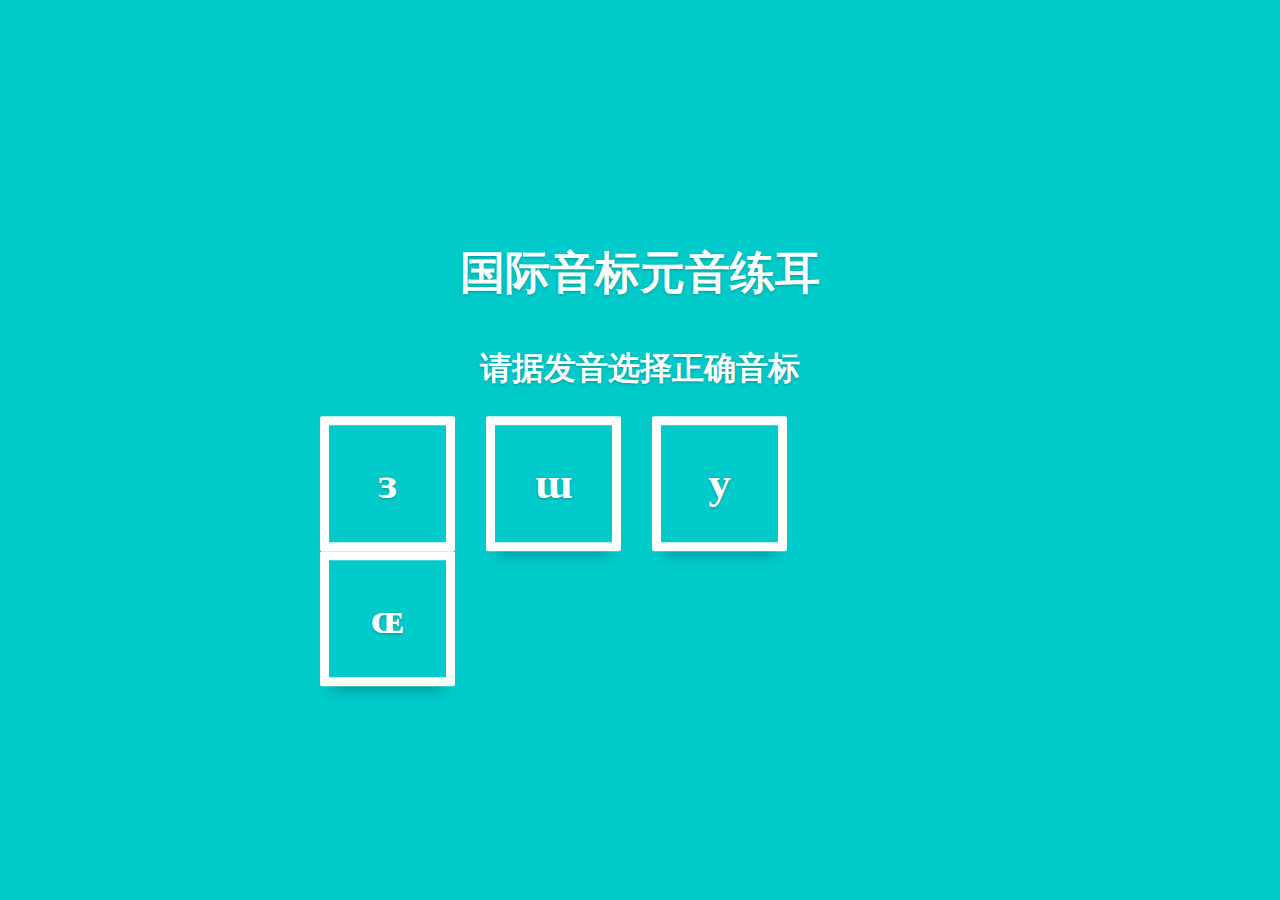
<file: index.bak.html>
<!doctype html>
<html lang="zh" >
<head>
  <meta charset="utf-8">
  <title>IPA元音练耳</title>
  <link rel="stylesheet" href="css/style.css">
</head>
<body>
  <div class="center">
    <h1>国际音标元音练耳</h1> 
    <h2>请据发音选择正确音标</h2>
    <div>
      <div class="box" id="box0" role="button" data-value="0"></div>
      <div class="box" id="box1" role="button" data-value="1"></div>
      <div class="box" id="box2" role="button" data-value="2"></div>
      <div class="box" id="box3" role="button" data-value="3"></div>
    </div>
  </div>

  <div id="dialog">
    <div class="center">
      <h2 id="correct">你选择的元音正确</h2>
      <h2 id="incorrect">你选择的元音有误，请重新选择</h2>
      <button style="font-size:3vmin;font-family:serif">继续</button>
    </div>
  </div>

  <script src="js/index.js"></script>
</body>
</html>
</file>
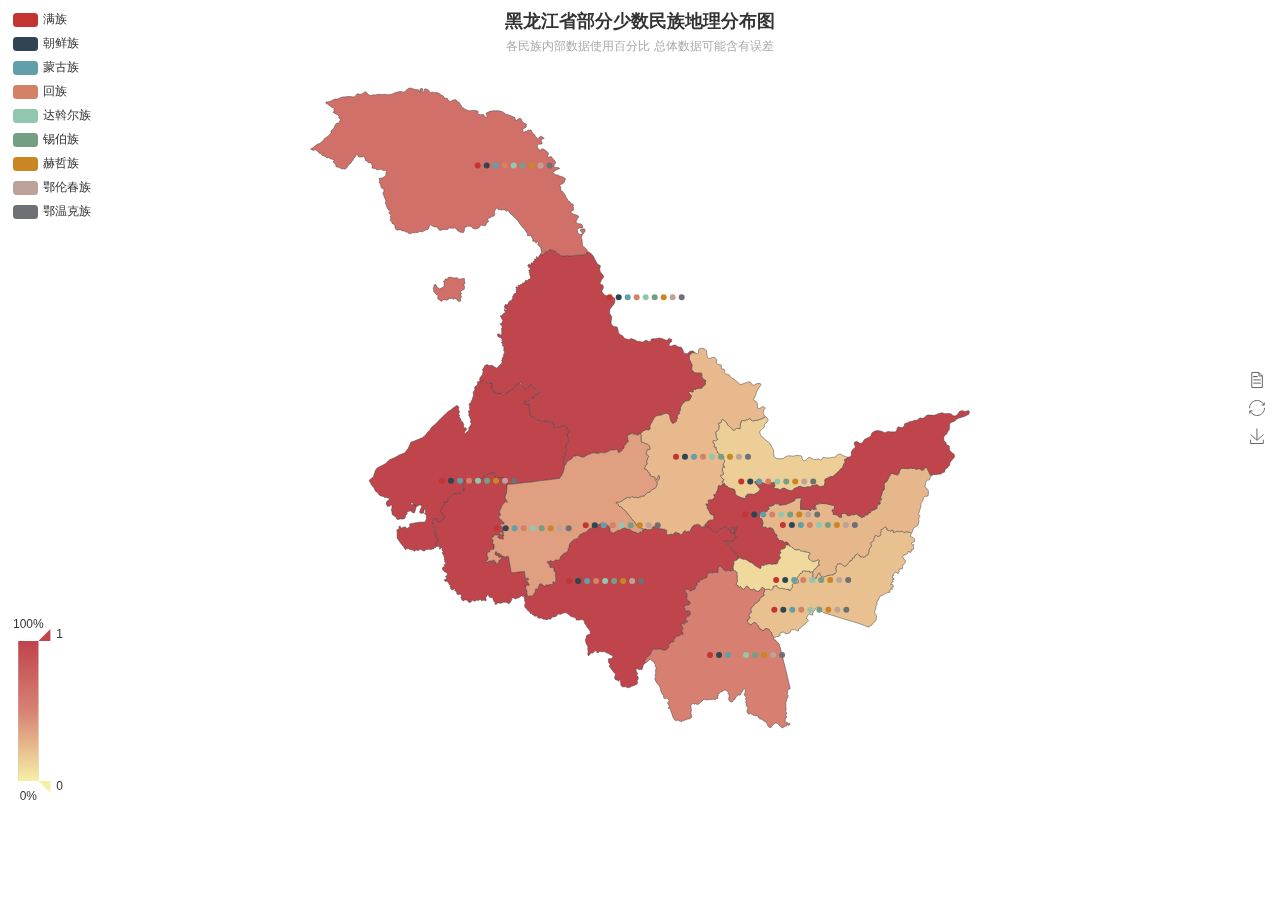
<file: thenortheast/heilongjiang.html>
<!DOCTYPE html>
<html>

<head>
    <meta charset="utf-8">
    <title></title>
    <script src="/js/echarts.min.js"></script>
    <script src="/js/heilongjiang.js"></script>
</head>

<body>
    <div id='main' style="width:100%;height:800px;"></div>
    <script type="text/javascript">
        var chart = echarts.init(document.getElementById('main'));
        var option = {
            title: {
                text: '黑龙江省部分少数民族地理分布图',
                subtext: '各民族内部数据使用百分比 总体数据可能含有误差',
                left: 'center'
            },
            tooltip: {
                trigger: 'item'
            },
            legend: {
                orient: 'vertical',
                left: 'left',
                data: ['满族', '朝鲜族', '蒙古族', '回族', '达斡尔族', '锡伯族', '赫哲族', '鄂伦春族', '鄂温克族']
            },
            visualMap: {
                min: 0,
                max: 1,
                left: 'left',
                top: 'bottom',
                text: ['100%', '0%'],
                calculable: true
            },
            toolbox: {
                show: true,
                orient: 'vertical',
                left: 'right',
                top: 'center',
                feature: {
                    mark: { show: true },
                    dataView: { show: true, readOnly: false },
                    restore: { show: true },
                    saveAsImage: { show: true }
                }
            },
            series: [
                {
                    name: '满族',
                    type: 'map',
                    mapType: '黑龙江',
                    roam: false,
                    label: {
                        normal: {
                            show: false
                        },
                        emphasis: {
                            show: true
                        }
                    },
                    data: [
                        { name: '大庆市', value: 0.0632844075728568 },
                        { name: '大兴安岭地区', value: 0.0093597106998511 },
                        { name: '哈尔滨市', value: 0.360774303339715 },
                        { name: '鹤岗市', value: 0.0207402680280791 },
                        { name: '黑河市', value: 0.0339289512869602 },
                        { name: '鸡西市', value: 0.0325462667517549 },
                        { name: '佳木斯市', value: 0.061050840246756 },
                        { name: '牡丹江市', value: 0.0951925122314401 },
                        { name: '七台河市', value: 0.0270155286109338 },
                        { name: '齐齐哈尔市', value: 0.105190385024463 },
                        { name: '双鸭山市', value: 0.0461603914060838 },
                        { name: '绥化市', value: 0.112635609444799 },
                        { name: '伊春市', value: 0.0321208253563072 },

                    ]
                },
                {
                    name: '朝鲜族',
                    type: 'map',
                    mapType: '黑龙江',
                    roam: false,
                    label: {
                        normal: {
                            show: false
                        },
                        emphasis: {
                            show: true
                        }
                    },
                    data: [
                        { name: '大庆市', value: 0.0436125048243921 },
                        { name: '大兴安岭地区', value: 0.00501736781165573 },
                        { name: '哈尔滨市', value: 0.351215746815901 },
                        { name: '鹤岗市', value: 0.0177537630258587 },
                        { name: '黑河市', value: 0.00810497877267464 },
                        { name: '鸡西市', value: 0.0914704747201853 },
                        { name: '佳木斯市', value: 0.0702431493631802 },
                        { name: '牡丹江市', value: 0.272481667309919 },
                        { name: '七台河市', value: 0.0196835198764956 },
                        { name: '齐齐哈尔市', value: 0.0482439212659205 },
                        { name: '双鸭山市', value: 0.025472790428406 },
                        { name: '绥化市', value: 0.0239289849478966 },
                        { name: '伊春市', value: 0.0227711308375145 },

                    ]
                },
                {
                    name: '蒙古族',
                    type: 'map',
                    mapType: '黑龙江',
                    roam: false,
                    label: {
                        normal: {
                            show: false
                        },
                        emphasis: {
                            show: true
                        }
                    },
                    data: [
                        { name: '大庆市', value: 0.493122134222593 },
                        { name: '大兴安岭地区', value: 0.0466861192163401 },
                        { name: '哈尔滨市', value: 0.082534389328887 },
                        { name: '鹤岗市', value: 0.00458524385160484 },
                        { name: '黑河市', value: 0.0370987911629846 },
                        { name: '鸡西市', value: 0.0262609420591913 },
                        { name: '佳木斯市', value: 0.0258441017090454 },
                        { name: '牡丹江市', value: 0.0291788245102126 },
                        { name: '七台河市', value: 0.0150062526052522 },
                        { name: '齐齐哈尔市', value: 0.158816173405586 },
                        { name: '双鸭山市', value: 0.0233430596081701 },
                        { name: '绥化市', value: 0.0416840350145894 },
                        { name: '伊春市', value: 0.015839933305544 },

                    ]
                },
                {
                    name: '回族',
                    type: 'map',
                    mapType: '黑龙江',
                    roam: false,
                    label: {
                        normal: {
                            show: false
                        },
                        emphasis: {
                            show: true
                        }
                    },
                    data: [
                        { name: '大庆市', value: 0.0734463276836158 },
                        { name: '大兴安岭地区', value: 0.0188323917137476 },
                        { name: '哈尔滨市', value: 0.270558694287508 },
                        { name: '鹤岗市', value: 0.0753295668549906 },
                        { name: '黑河市', value: 0.0332705586942875 },
                        { name: '鸡西市', value: 0.026993094789705 },
                        { name: '佳木斯市', value: 0.0571249215317012 },
                        { name: '牡丹江市', value: 0.0634023854362837 },
                        { name: '七台河市', value: 0.00941619585687382 },
                        { name: '齐齐哈尔市', value: 0.175141242937853 },
                        { name: '双鸭山市', value: 0.0470809792843691 },
                        { name: '绥化市', value: 0.066541117388575 },
                        { name: '伊春市', value: 0.0828625235404896 },

                    ]
                },
                {
                    name: '达斡尔族',
                    type: 'map',
                    mapType: '黑龙江',
                    roam: false,
                    label: {
                        normal: {
                            show: false
                        },
                        emphasis: {
                            show: true
                        }
                    },
                    data: [
                        { name: '大庆市', value: 0.0524193548387097 },
                        { name: '大兴安岭地区', value: 0.0497311827956989 },
                        { name: '哈尔滨市', value: 0.0483870967741935 },
                        { name: '鹤岗市', value: 0 },
                        { name: '黑河市', value: 0.178763440860215 },
                        { name: '鸡西市', value: 0.00268817204301075 },
                        { name: '佳木斯市', value: 0.00672043010752688 },
                        { name: '牡丹江市', value: 0.00537634408602151 },
                        { name: '七台河市', value: 0.00268817204301075 },
                        { name: '齐齐哈尔市', value: 0.627688172043011 },
                        { name: '双鸭山市', value: 0 },
                        { name: '绥化市', value: 0.021505376344086 },
                        { name: '伊春市', value: 0.00403225806451613 },

                    ]
                },
                {
                    name: '锡伯族',
                    type: 'map',
                    mapType: '黑龙江',
                    roam: false,
                    label: {
                        normal: {
                            show: false
                        },
                        emphasis: {
                            show: true
                        }
                    },
                    data: [
                        { name: '大庆市', value: 0.146596858638743 },
                        { name: '大兴安岭地区', value: 0.0209424083769634 },
                        { name: '哈尔滨市', value: 0.408376963350785 },
                        { name: '鹤岗市', value: 0.0157068062827225 },
                        { name: '黑河市', value: 0.0471204188481675 },
                        { name: '鸡西市', value: 0.0366492146596859 },
                        { name: '佳木斯市', value: 0.0366492146596859 },
                        { name: '牡丹江市', value: 0.031413612565445 },
                        { name: '七台河市', value: 0.0261780104712042 },
                        { name: '齐齐哈尔市', value: 0.120418848167539 },
                        { name: '双鸭山市', value: 0.0157068062827225 },
                        { name: '绥化市', value: 0.0523560209424084 },
                        { name: '伊春市', value: 0.0418848167539267 },

                    ]
                },
                {
                    name: '赫哲族',
                    type: 'map',
                    mapType: '黑龙江',
                    roam: false,
                    label: {
                        normal: {
                            show: false
                        },
                        emphasis: {
                            show: true
                        }
                    },
                    data: [
                        { name: '大庆市', value: 0.0442477876106195 },
                        { name: '大兴安岭地区', value: 0.00884955752212389 },
                        { name: '哈尔滨市', value: 0.0530973451327434 },
                        { name: '鹤岗市', value: 0.0176991150442478 },
                        { name: '黑河市', value: 0.0265486725663717 },
                        { name: '鸡西市', value: 0 },
                        { name: '佳木斯市', value: 0.752212389380531 },
                        { name: '牡丹江市', value: 0.0176991150442478 },
                        { name: '七台河市', value: 0 },
                        { name: '齐齐哈尔市', value: 0.00884955752212389 },
                        { name: '双鸭山市', value: 0.0707964601769911 },
                        { name: '绥化市', value: 0 },
                        { name: '伊春市', value: 0 },

                    ]
                },
                {
                    name: '鄂伦春族',
                    type: 'map',
                    mapType: '黑龙江',
                    roam: false,
                    label: {
                        normal: {
                            show: false
                        },
                        emphasis: {
                            show: true
                        }
                    },
                    data: [
                        { name: '大庆市', value: 0.072289156626506 },
                        { name: '大兴安岭地区', value: 0.265060240963855 },
                        { name: '哈尔滨市', value: 0.0481927710843374 },
                        { name: '鹤岗市', value: 0 },
                        { name: '黑河市', value: 0.373493975903614 },
                        { name: '鸡西市', value: 0 },
                        { name: '佳木斯市', value: 0.036144578313253 },
                        { name: '牡丹江市', value: 0.0120481927710843 },
                        { name: '七台河市', value: 0 },
                        { name: '齐齐哈尔市', value: 0.0843373493975904 },
                        { name: '双鸭山市', value: 0.0120481927710843 },
                        { name: '绥化市', value: 0.0481927710843374 },
                        { name: '伊春市', value: 0.0481927710843374 },

                    ]
                },
                {
                    name: '鄂温克族',
                    type: 'map',
                    mapType: '黑龙江',
                    roam: false,
                    label: {
                        normal: {
                            show: false
                        },
                        emphasis: {
                            show: true
                        }
                    },
                    data: [
                        { name: '大庆市', value: 0.0434782608695652 },
                        { name: '大兴安岭地区', value: 0.217391304347826 },
                        { name: '哈尔滨市', value: 0.0869565217391304 },
                        { name: '鹤岗市', value: 0 },
                        { name: '黑河市', value: 0.246376811594203 },
                        { name: '鸡西市', value: 0 },
                        { name: '佳木斯市', value: 0.0289855072463768 },
                        { name: '牡丹江市', value: 0 },
                        { name: '七台河市', value: 0 },
                        { name: '齐齐哈尔市', value: 0.36231884057971 },
                        { name: '双鸭山市', value: 0.0144927536231884 },
                        { name: '绥化市', value: 0 },
                        { name: '伊春市', value: 0 },

                    ]
                },
            ]
        };
        chart.setOption(option);
    </script>
</body>

</html>
</file>
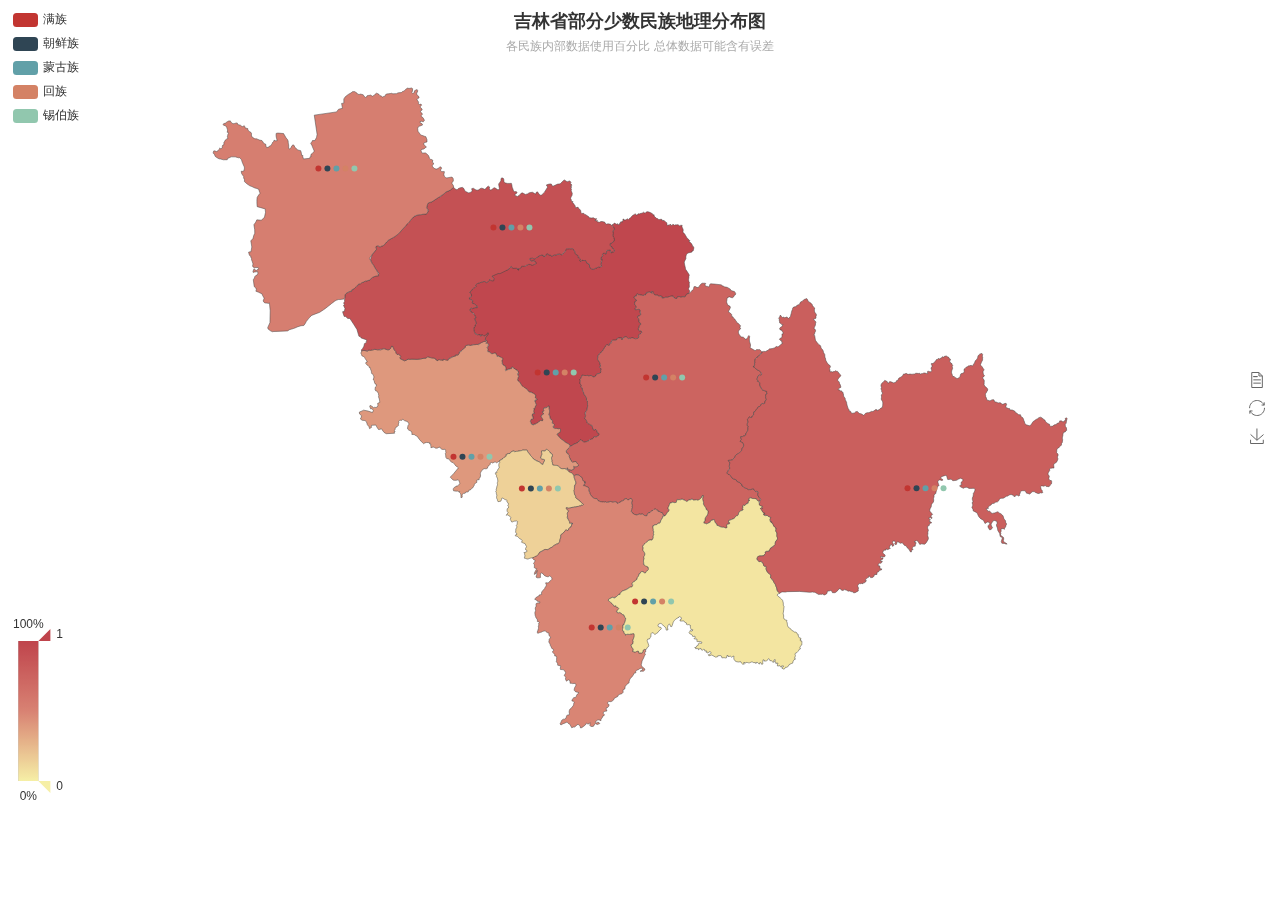
<file: thenortheast/jilin.html>
<!DOCTYPE html>
<html>

<head>
    <meta charset="utf-8">
    <title></title>
    <script src="/js/echarts.min.js"></script>
    <script src="/js/jilin.js"></script>
</head>

<body>
    <div id='main' style="width:100%;height:800px;"></div>
    <script type="text/javascript">
        var chart = echarts.init(document.getElementById('main'));
        var option = {
            title: {
                text: '吉林省部分少数民族地理分布图',
                subtext: '各民族内部数据使用百分比 总体数据可能含有误差',
                left: 'center'
            },
            tooltip: {
                trigger: 'item'
            },
            legend: {
                orient: 'vertical',
                left: 'left',
                data: ['满族', '朝鲜族', '蒙古族', '回族', '锡伯族']
            },
            visualMap: {
                min: 0,
                max: 1,
                left: 'left',
                top: 'bottom',
                text: ['100%', '0%'],
                calculable: true
            },
            toolbox: {
                show: true,
                orient: 'vertical',
                left: 'right',
                top: 'center',
                feature: {
                    mark: { show: true },
                    dataView: { show: true, readOnly: false },
                    restore: { show: true },
                    saveAsImage: { show: true }
                }
            },
            series: [
                {
                    name: '满族',
                    type: 'map',
                    mapType: '吉林',
                    roam: false,
                    label: {
                        normal: {
                            show: false
                        },
                        emphasis: {
                            show: true
                        }
                    },
                    data: [
                        { name: '白城市', value: 0.0409301060647267 },
                        { name: '白山市', value: 0.00435137340223008 },
                        { name: '吉林市', value: 0.21049768833288 },
                        { name: '辽源市', value: 0.0996736469948327 },
                        { name: '四平市', value: 0.190100625509927 },
                        { name: '松原市', value: 0.0424258906717433 },
                        { name: '通化市', value: 0.148490617351101 },
                        { name: '延边朝鲜族自治州', value: 0.0550720696219744 },
                        { name: '长春市', value: 0.208457982050585 }
                    ]
                },
                {
                    name: '朝鲜族',
                    type: 'map',
                    mapType: '吉林',
                    roam: false,
                    label: {
                        normal: {
                            show: false
                        },
                        emphasis: {
                            show: true
                        }
                    },
                    data: [
                        { name: '白城市', value: 0.00248618784530387 },
                        { name: '白山市', value: 0.0220994475138122 },
                        { name: '吉林市', value: 0.135635359116022 },
                        { name: '辽源市', value: 0.0069060773480663 },
                        { name: '四平市', value: 0.00883977900552486 },
                        { name: '松原市', value: 0.00607734806629834 },
                        { name: '通化市', value: 0.106353591160221 },
                        { name: '延边朝鲜族自治州', value: 0.625414364640884 },
                        { name: '长春市', value: 0.0861878453038674 }
                    ]
                },
                {
                    name: '蒙古族',
                    type: 'map',
                    mapType: '吉林',
                    roam: false,
                    label: {
                        normal: {
                            show: false
                        },
                        emphasis: {
                            show: true
                        }
                    },
                    data: [
                        { name: '白城市', value: 0.385278514588859 },
                        { name: '白山市', value: 0.0019893899204244 },
                        { name: '吉林市', value: 0.0437665782493369 },
                        { name: '辽源市', value: 0.00663129973474801 },
                        { name: '四平市', value: 0.0676392572944297 },
                        { name: '松原市', value: 0.38262599469496 },
                        { name: '通化市', value: 0.0139257294429708 },
                        { name: '延边朝鲜族自治州', value: 0.0125994694960212 },
                        { name: '长春市', value: 0.0855437665782493 }
                    ]
                },
                {
                    name: '回族',
                    type: 'map',
                    mapType: '吉林',
                    roam: false,
                    label: {
                        normal: {
                            show: false
                        },
                        emphasis: {
                            show: true
                        }
                    },
                    data: [
                        { name: '白城市', value: 0.0402597402597403 },
                        { name: '白山市', value: 0.0194805194805195 },
                        { name: '吉林市', value: 0.236363636363636 },
                        { name: '辽源市', value: 0.0246753246753247 },
                        { name: '四平市', value: 0.0649350649350649 },
                        { name: '松原市', value: 0.0805194805194805 },
                        { name: '通化市', value: 0.1 },
                        { name: '延边朝鲜族自治州', value: 0.0584415584415584 },
                        { name: '长春市', value: 0.375324675324675 }
                    ]
                },
                {
                    name: '锡伯族',
                    type: 'map',
                    mapType: '吉林',
                    roam: false,
                    label: {
                        normal: {
                            show: false
                        },
                        emphasis: {
                            show: true
                        }
                    },
                    data: [
                        { name: '白城市', value: 0.0666666666666667 },
                        { name: '白山市', value: 0 },
                        { name: '吉林市', value: 0.116666666666667 },
                        { name: '辽源市', value: 0 },
                        { name: '四平市', value: 0.0666666666666667 },
                        { name: '松原市', value: 0.383333333333333 },
                        { name: '通化市', value: 0.116666666666667 },
                        { name: '延边朝鲜族自治州', value: 0.0333333333333333 },
                        { name: '长春市', value: 0.216666666666667 }
                    ]
                },
            ]
        };
        chart.setOption(option);
    </script>
</body>

</html>
</file>
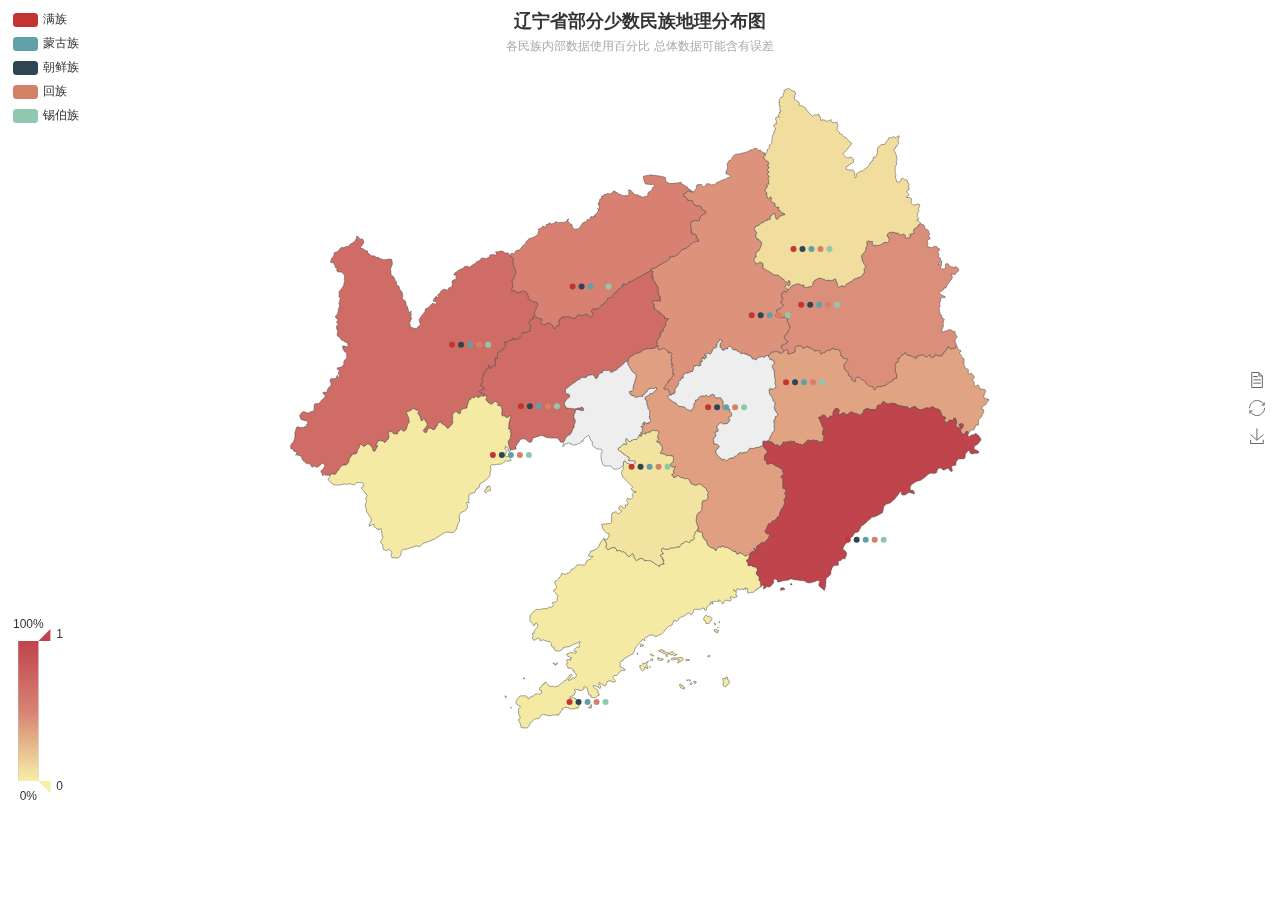
<file: thenortheast/liaoning.html>
<!DOCTYPE html>
<html>

<head>
    <meta charset="utf-8">
    <title></title>
    <script src="/js/echarts.min.js"></script>
    <script src="/js/liaoning.js"></script>
</head>

<body>
    <div id='main' style="width:100%;height:800px;"></div>
    <script type="text/javascript">
        var chart = echarts.init(document.getElementById('main'));
        var option = {
            title: {
                text: '辽宁省部分少数民族地理分布图',
                subtext: '各民族内部数据使用百分比 总体数据可能含有误差',
                left: 'center'
            },
            tooltip: {
                trigger: 'item'
            },
            legend: {
                orient: 'vertical',
                left: 'left',
                data: ['满族', '蒙古族', '朝鲜族', '回族', '锡伯族']
            },
            visualMap: {
                min: 0,
                max: 1,
                left: 'left',
                top: 'bottom',
                text: ['100%', '0%'],
                calculable: true
            },
            toolbox: {
                show: true,
                orient: 'vertical',
                left: 'right',
                top: 'center',
                feature: {
                    mark: { show: true },
                    dataView: { show: true, readOnly: false },
                    restore: { show: true },
                    saveAsImage: { show: true }
                }
            },
            series: [
                {
                    name: '满族',
                    type: 'map',
                    mapType: '辽宁',
                    roam: false,
                    label: {
                        normal: {
                            show: false
                        },
                        emphasis: {
                            show: true
                        }
                    },
                    data: [
                        { name: '鞍山市', value: 0.173973255840352 },
                        { name: '本溪市', value: 0.143800939905101 },
                        { name: '朝阳市', value: 0.00256544146025836 },
                        { name: '大连市', value: 0 },
                        { name: '丹东市', value: 0.336345267555112 },
                        { name: '抚顺市', value: 0.172838104751742 },
                        { name: '阜新市', value: 0.00558494335596068 },
                        { name: '葫芦岛市', value: 0 },
                        { name: '锦州市', value: 0.164892047131473 },
                        { name: '沈阳市', value: 0 },
                        { name: '铁岭市', value: 0 },
                        { name: '营口市', value: 0 }
                    ]
                },
                {
                    name: '朝鲜族',
                    type: 'map',
                    mapType: '辽宁',
                    roam: false,
                    label: {
                        normal: {
                            show: false
                        },
                        emphasis: {
                            show: true
                        }
                    },
                    data: [
                        { name: '鞍山市', value: 0.0508058864751226 },
                        { name: '本溪市', value: 0.0918009810791871 },
                        { name: '朝阳市', value: 0.000350385423966363 },
                        { name: '大连市', value: 0.0234758234057463 },
                        { name: '丹东市', value: 0.0963559915907498 },
                        { name: '抚顺市', value: 0.180098107918711 },
                        { name: '阜新市', value: 0.000350385423966363 },
                        { name: '葫芦岛市', value: 0 },
                        { name: '锦州市', value: 0.00175192711983181 },
                        { name: '沈阳市', value: 0.421864050455501 },
                        { name: '铁岭市', value: 0.0795374912403644 },
                        { name: '营口市', value: 0.0536089698668535 }
                    ]
                },
                {
                    name: '蒙古族',
                    type: 'map',
                    mapType: '辽宁',
                    roam: false,
                    label: {
                        normal: {
                            show: false
                        },
                        emphasis: {
                            show: true
                        }
                    },
                    data: [
                        { name: '鞍山市', value: 0.00114717592280181 },
                        { name: '本溪市', value: 0.00209190903569742 },
                        { name: '朝阳市', value: 0.528983062284905 },
                        { name: '大连市', value: 0 },
                        { name: '丹东市', value: 0.0285444361967744 },
                        { name: '抚顺市', value: 0.00101221404953101 },
                        { name: '阜新市', value: 0.41359066063837 },
                        { name: '葫芦岛市', value: 0.0209865712936096 },
                        { name: '锦州市', value: 0.00364397057831163 },
                        { name: '沈阳市', value: 0 },
                        { name: '铁岭市', value: 0 },
                        { name: '营口市', value: 0 }
                    ]
                },
                {
                    name: '回族',
                    type: 'map',
                    mapType: '辽宁',
                    roam: false,
                    label: {
                        normal: {
                            show: false
                        },
                        emphasis: {
                            show: true
                        }
                    },
                    data: [
                        { name: '鞍山市', value: 0.13963963963964 },
                        { name: '本溪市', value: 0.0765765765765766 },
                        { name: '朝阳市', value: 0.148648648648649 },
                        { name: '大连市', value: 0 },
                        { name: '丹东市', value: 0.36036036036036 },
                        { name: '抚顺市', value: 0.045045045045045 },
                        { name: '阜新市', value: 0.0585585585585586 },
                        { name: '葫芦岛市', value: 0 },
                        { name: '锦州市', value: 0.171171171171171 },
                        { name: '沈阳市', value: 0 },
                        { name: '铁岭市', value: 0 },
                        { name: '营口市', value: 0 }
                    ]
                },
                {
                    name: '锡伯族',
                    type: 'map',
                    mapType: '辽宁',
                    roam: false,
                    label: {
                        normal: {
                            show: false
                        },
                        emphasis: {
                            show: true
                        }
                    },
                    data: [
                        { name: '鞍山市', value: 0 },
                        { name: '本溪市', value: 0.0295566502463054 },
                        { name: '朝阳市', value: 0 },
                        { name: '大连市', value: 0 },
                        { name: '丹东市', value: 0.561576354679803 },
                        { name: '抚顺市', value: 0.0443349753694581 },
                        { name: '阜新市', value: 0.0295566502463054 },
                        { name: '葫芦岛市', value: 0 },
                        { name: '锦州市', value: 0.334975369458128 },
                        { name: '沈阳市', value: 0 },
                        { name: '铁岭市', value: 0 },
                        { name: '营口市', value: 0 }
                    ]
                },
            ]
        };
        chart.setOption(option);
    </script>
</body>

</html>
</file>
<file: css/style.css>
html, body {
  background: #00caca;
  margin: 0;
  padding: 0;
}

h1, h2 {
  text-align: center;
  color: white;
  font-size: 5vmin;
  text-shadow: 0 1px 3px rgba(0,0,0,0.25);
  font-family: serif;
  font-weight: bold;
}

h2 {
  font-size: 3.5vmin;
  margin-top: 5vmin;
}

.center {
  position: absolute;
  top: 50%;
  left: 50%;
  transform: translate(-50%, -50%);
}

.box {
  display: inline-block;
  background: #00caca;
  box-sizing: border-box;
  border: 1vmin solid white;
  border-radius: 2px;
  width: 15vmin;
  height: 15vmin;
  margin-right: 3vmin;
  cursor: pointer;
  box-shadow: 0 1rem 0.75rem -0.75rem rgba(0,0,0,0.25);
  position: relative;
  
  text-align: center;
  color: white;
  font-size: 5vmin;
  text-shadow: 0 1px 3px rgba(0,0,0,0.25);
  font-family: serif;
  font-weight: bold;
  line-height: 260%;
}

.box.right {
  border-color: green;
}

.box.wrong {
  border-color: red;
}

#dialog {
  position: fixed;
  top: 0;
  left: 0;
  width: 100%;
  height: 100%;
  background: rgba(0,0,0,0);
  display: none;
}

#dialog.correct,
#dialog.incorrect {
  display: block;
}

#dialog > div {
  padding: 3vmin;
  border-radius: 3px;
  background: white;
  box-shadow: 0 0.5rem 1.5rem -0rem rgba(0,0,0,0.25);
}

#dialog h2 {
  color: #444;
  margin-top: 0;
  display: none;
}

#dialog.correct #correct,
#dialog.incorrect #incorrect {
  display: block;
}

#dialog button {
  width: 100%;
  text-align: center;
  font-size: 2vmin;
  padding: 1.5vmin;
  border-radius: 3px;
  border: 0;
  background: #396;
  color: white;
  box-shadow: 0 1rem 0.75rem -0.75rem rgba(0,0,0,0.25);
  cursor: pointer;
}
</file>
